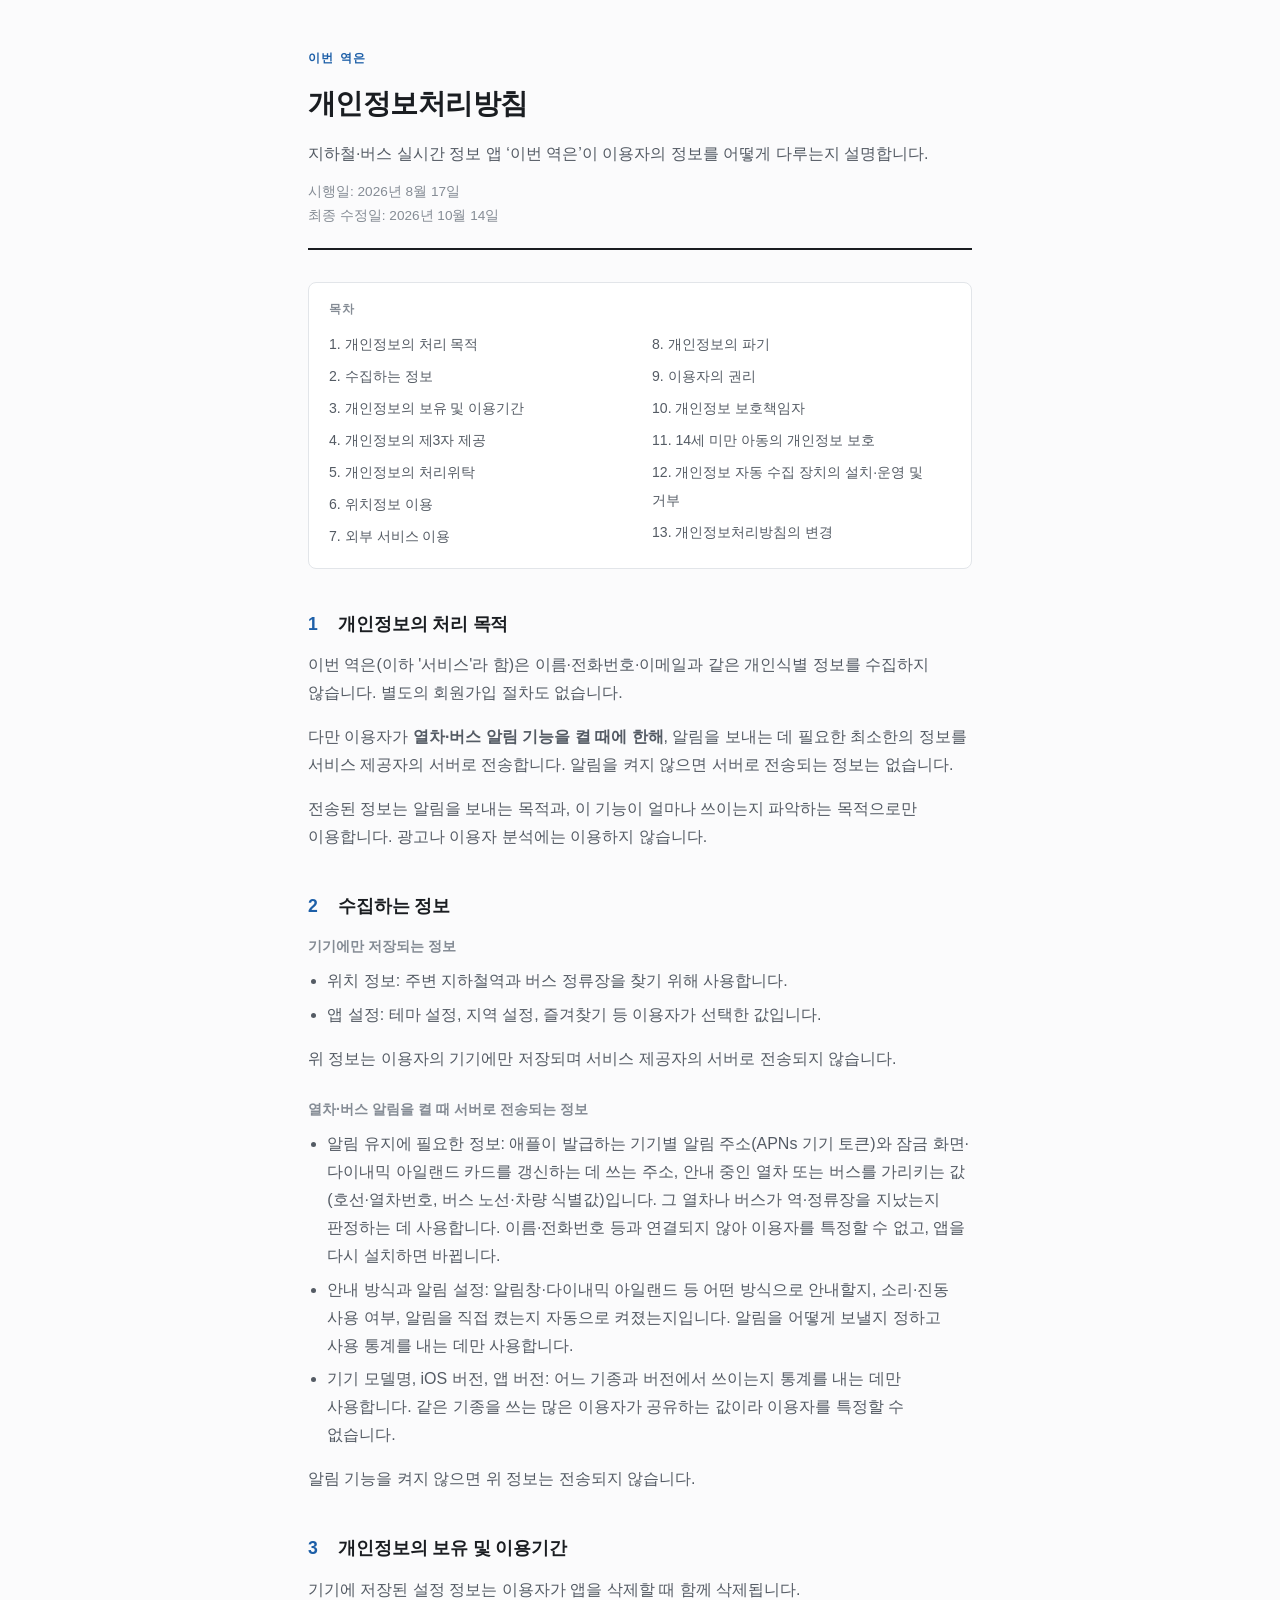
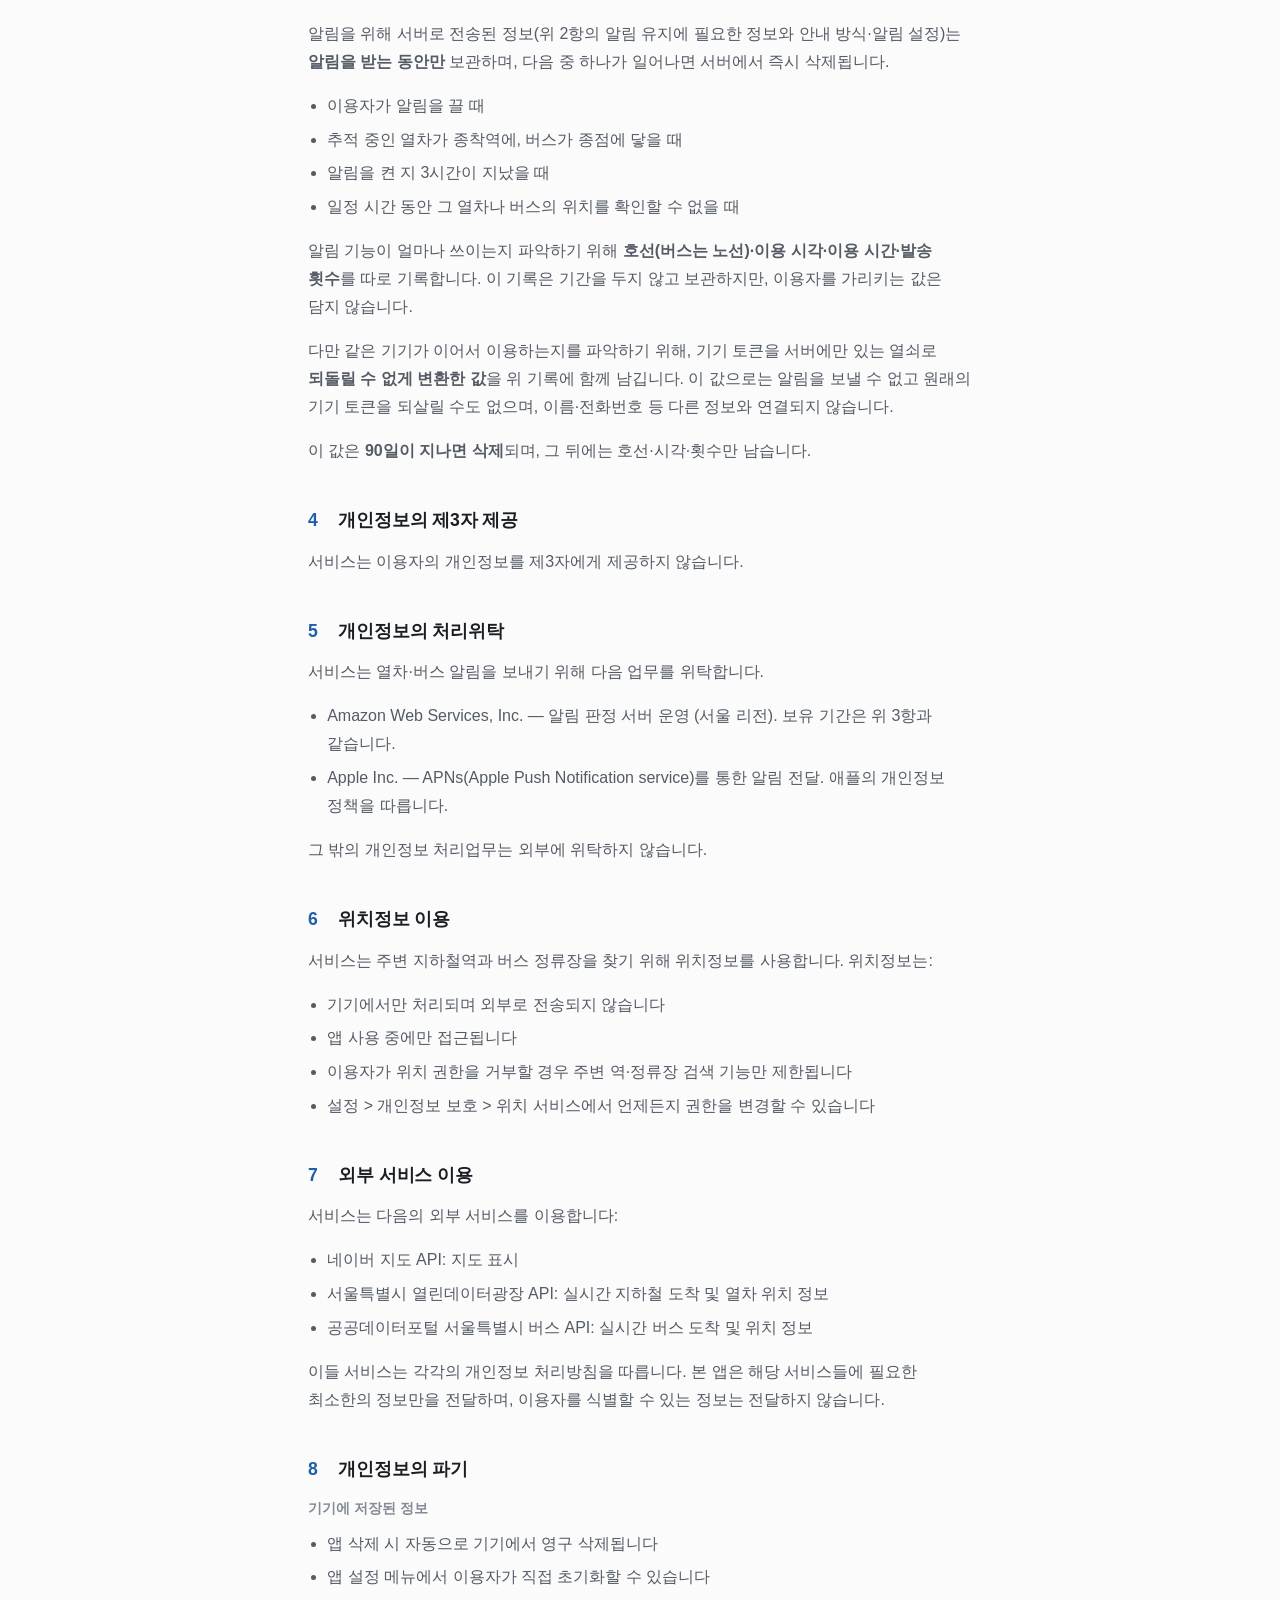
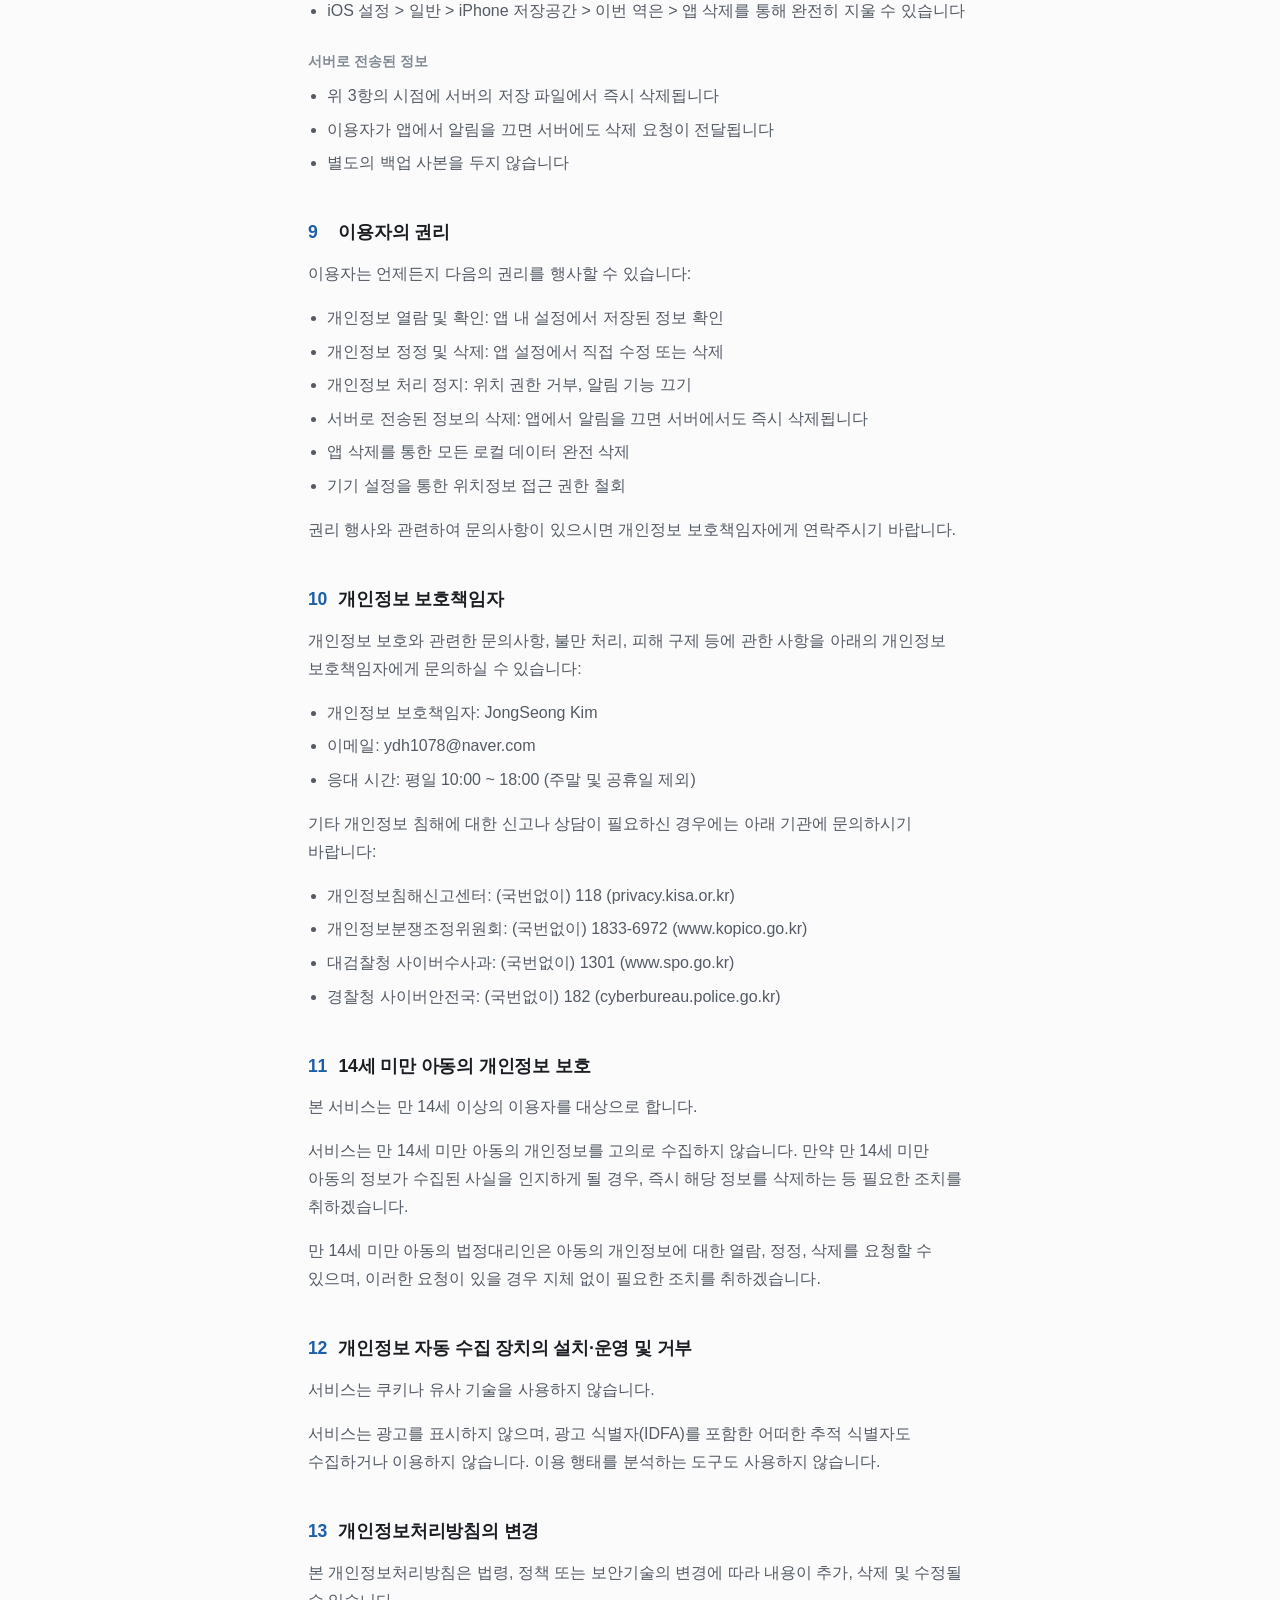
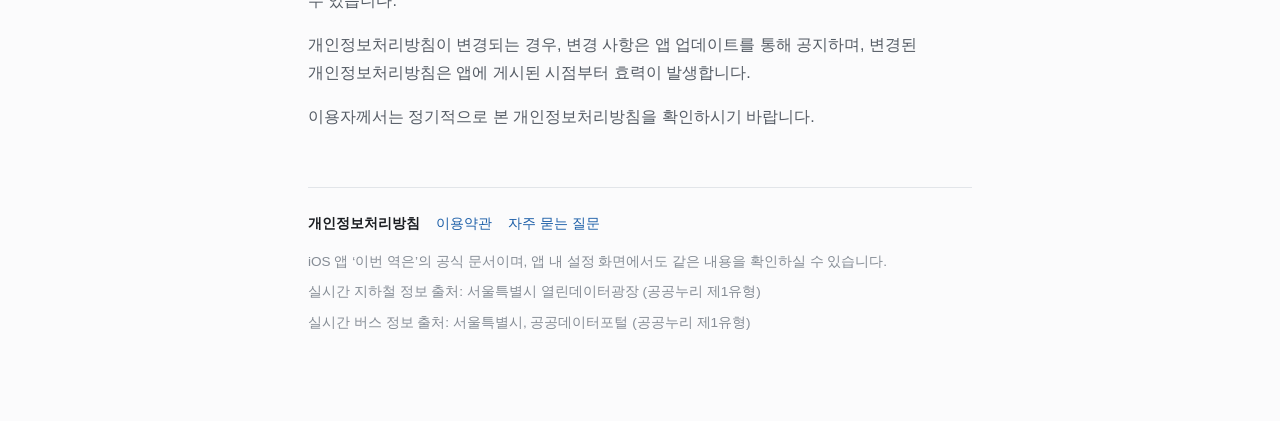
<file: docs/index.html>
<!DOCTYPE html>
<html lang="ko">
<head>
<meta charset="utf-8">
<meta name="viewport" content="width=device-width, initial-scale=1">
<title>개인정보처리방침 · 이번 역은</title>
<meta name="description" content="지하철 실시간 정보 앱 ‘이번 역은’이 이용자의 정보를 어떻게 다루는지 설명합니다.">
<link rel="stylesheet" href="style.css">
</head>
<body>
<div class="wrap">
  <header>
    <p class="app"><a href="index.html">이번 역은</a></p>
    <h1>개인정보처리방침</h1>
    <p class="lede">지하철·버스 실시간 정보 앱 ‘이번 역은’이 이용자의 정보를 어떻게 다루는지 설명합니다.</p>
    <p class="dates">시행일: 2026년 8월 17일
최종 수정일: 2026년 10월 14일</p>
  </header>

  <nav aria-label="목차"><h2>목차</h2><ul><li><a href="#s1">1. 개인정보의 처리 목적</a></li><li><a href="#s2">2. 수집하는 정보</a></li><li><a href="#s3">3. 개인정보의 보유 및 이용기간</a></li><li><a href="#s4">4. 개인정보의 제3자 제공</a></li><li><a href="#s5">5. 개인정보의 처리위탁</a></li><li><a href="#s6">6. 위치정보 이용</a></li><li><a href="#s7">7. 외부 서비스 이용</a></li><li><a href="#s8">8. 개인정보의 파기</a></li><li><a href="#s9">9. 이용자의 권리</a></li><li><a href="#s10">10. 개인정보 보호책임자</a></li><li><a href="#s11">11. 14세 미만 아동의 개인정보 보호</a></li><li><a href="#s12">12. 개인정보 자동 수집 장치의 설치·운영 및 거부</a></li><li><a href="#s13">13. 개인정보처리방침의 변경</a></li></ul></nav>

    <section id="s1">
      <h2><span class="num">1</span>개인정보의 처리 목적</h2>
      <p>이번 역은(이하 &#x27;서비스&#x27;라 함)은 이름·전화번호·이메일과 같은 개인식별 정보를 수집하지 않습니다. 별도의 회원가입 절차도 없습니다.</p>
      <p>다만 이용자가 <strong>열차·버스 알림 기능을 켤 때에 한해</strong>, 알림을 보내는 데 필요한 최소한의 정보를 서비스 제공자의 서버로 전송합니다. 알림을 켜지 않으면 서버로 전송되는 정보는 없습니다.</p>
      <p>전송된 정보는 알림을 보내는 목적과, 이 기능이 얼마나 쓰이는지 파악하는 목적으로만 이용합니다. 광고나 이용자 분석에는 이용하지 않습니다.</p>
    </section>
    <section id="s2">
      <h2><span class="num">2</span>수집하는 정보</h2>
      <h3>기기에만 저장되는 정보</h3>
      <ul><li>위치 정보: 주변 지하철역과 버스 정류장을 찾기 위해 사용합니다.</li><li>앱 설정: 테마 설정, 지역 설정, 즐겨찾기 등 이용자가 선택한 값입니다.</li></ul>
      <p>위 정보는 이용자의 기기에만 저장되며 서비스 제공자의 서버로 전송되지 않습니다.</p>
      <h3>열차·버스 알림을 켤 때 서버로 전송되는 정보</h3>
      <ul><li>알림 유지에 필요한 정보: 애플이 발급하는 기기별 알림 주소(APNs 기기 토큰)와 잠금 화면·다이내믹 아일랜드 카드를 갱신하는 데 쓰는 주소, 안내 중인 열차 또는 버스를 가리키는 값(호선·열차번호, 버스 노선·차량 식별값)입니다. 그 열차나 버스가 역·정류장을 지났는지 판정하는 데 사용합니다. 이름·전화번호 등과 연결되지 않아 이용자를 특정할 수 없고, 앱을 다시 설치하면 바뀝니다.</li><li>안내 방식과 알림 설정: 알림창·다이내믹 아일랜드 등 어떤 방식으로 안내할지, 소리·진동 사용 여부, 알림을 직접 켰는지 자동으로 켜졌는지입니다. 알림을 어떻게 보낼지 정하고 사용 통계를 내는 데만 사용합니다.</li><li>기기 모델명, iOS 버전, 앱 버전: 어느 기종과 버전에서 쓰이는지 통계를 내는 데만 사용합니다. 같은 기종을 쓰는 많은 이용자가 공유하는 값이라 이용자를 특정할 수 없습니다.</li></ul>
      <p>알림 기능을 켜지 않으면 위 정보는 전송되지 않습니다.</p>
    </section>
    <section id="s3">
      <h2><span class="num">3</span>개인정보의 보유 및 이용기간</h2>
      <p>기기에 저장된 설정 정보는 이용자가 앱을 삭제할 때 함께 삭제됩니다.</p>
      <p>알림을 위해 서버로 전송된 정보(위 2항의 알림 유지에 필요한 정보와 안내 방식·알림 설정)는 <strong>알림을 받는 동안만</strong> 보관하며, 다음 중 하나가 일어나면 서버에서 즉시 삭제됩니다.</p>
      <ul><li>이용자가 알림을 끌 때</li><li>추적 중인 열차가 종착역에, 버스가 종점에 닿을 때</li><li>알림을 켠 지 3시간이 지났을 때</li><li>일정 시간 동안 그 열차나 버스의 위치를 확인할 수 없을 때</li></ul>
      <p>알림 기능이 얼마나 쓰이는지 파악하기 위해 <strong>호선(버스는 노선)·이용 시각·이용 시간·발송 횟수</strong>를 따로 기록합니다. 이 기록은 기간을 두지 않고 보관하지만, 이용자를 가리키는 값은 담지 않습니다.</p>
      <p>다만 같은 기기가 이어서 이용하는지를 파악하기 위해, 기기 토큰을 서버에만 있는 열쇠로 <strong>되돌릴 수 없게 변환한 값</strong>을 위 기록에 함께 남깁니다. 이 값으로는 알림을 보낼 수 없고 원래의 기기 토큰을 되살릴 수도 없으며, 이름·전화번호 등 다른 정보와 연결되지 않습니다.</p>
      <p>이 값은 <strong>90일이 지나면 삭제</strong>되며, 그 뒤에는 호선·시각·횟수만 남습니다.</p>
    </section>
    <section id="s4">
      <h2><span class="num">4</span>개인정보의 제3자 제공</h2>
      <p>서비스는 이용자의 개인정보를 제3자에게 제공하지 않습니다.</p>
    </section>
    <section id="s5">
      <h2><span class="num">5</span>개인정보의 처리위탁</h2>
      <p>서비스는 열차·버스 알림을 보내기 위해 다음 업무를 위탁합니다.</p>
      <ul><li>Amazon Web Services, Inc. — 알림 판정 서버 운영 (서울 리전). 보유 기간은 위 3항과 같습니다.</li><li>Apple Inc. — APNs(Apple Push Notification service)를 통한 알림 전달. 애플의 개인정보 정책을 따릅니다.</li></ul>
      <p>그 밖의 개인정보 처리업무는 외부에 위탁하지 않습니다.</p>
    </section>
    <section id="s6">
      <h2><span class="num">6</span>위치정보 이용</h2>
      <p>서비스는 주변 지하철역과 버스 정류장을 찾기 위해 위치정보를 사용합니다. 위치정보는:</p>
      <ul><li>기기에서만 처리되며 외부로 전송되지 않습니다</li><li>앱 사용 중에만 접근됩니다</li><li>이용자가 위치 권한을 거부할 경우 주변 역·정류장 검색 기능만 제한됩니다</li><li>설정 &gt; 개인정보 보호 &gt; 위치 서비스에서 언제든지 권한을 변경할 수 있습니다</li></ul>
    </section>
    <section id="s7">
      <h2><span class="num">7</span>외부 서비스 이용</h2>
      <p>서비스는 다음의 외부 서비스를 이용합니다:</p>
      <ul><li>네이버 지도 API: 지도 표시</li><li>서울특별시 열린데이터광장 API: 실시간 지하철 도착 및 열차 위치 정보</li><li>공공데이터포털 서울특별시 버스 API: 실시간 버스 도착 및 위치 정보</li></ul>
      <p>이들 서비스는 각각의 개인정보 처리방침을 따릅니다. 본 앱은 해당 서비스들에 필요한 최소한의 정보만을 전달하며, 이용자를 식별할 수 있는 정보는 전달하지 않습니다.</p>
    </section>
    <section id="s8">
      <h2><span class="num">8</span>개인정보의 파기</h2>
      <h3>기기에 저장된 정보</h3>
      <ul><li>앱 삭제 시 자동으로 기기에서 영구 삭제됩니다</li><li>앱 설정 메뉴에서 이용자가 직접 초기화할 수 있습니다</li><li>iOS 설정 &gt; 일반 &gt; iPhone 저장공간 &gt; 이번 역은 &gt; 앱 삭제를 통해 완전히 지울 수 있습니다</li></ul>
      <h3>서버로 전송된 정보</h3>
      <ul><li>위 3항의 시점에 서버의 저장 파일에서 즉시 삭제됩니다</li><li>이용자가 앱에서 알림을 끄면 서버에도 삭제 요청이 전달됩니다</li><li>별도의 백업 사본을 두지 않습니다</li></ul>
    </section>
    <section id="s9">
      <h2><span class="num">9</span>이용자의 권리</h2>
      <p>이용자는 언제든지 다음의 권리를 행사할 수 있습니다:</p>
      <ul><li>개인정보 열람 및 확인: 앱 내 설정에서 저장된 정보 확인</li><li>개인정보 정정 및 삭제: 앱 설정에서 직접 수정 또는 삭제</li><li>개인정보 처리 정지: 위치 권한 거부, 알림 기능 끄기</li><li>서버로 전송된 정보의 삭제: 앱에서 알림을 끄면 서버에서도 즉시 삭제됩니다</li><li>앱 삭제를 통한 모든 로컬 데이터 완전 삭제</li><li>기기 설정을 통한 위치정보 접근 권한 철회</li></ul>
      <p>권리 행사와 관련하여 문의사항이 있으시면 개인정보 보호책임자에게 연락주시기 바랍니다.</p>
    </section>
    <section id="s10">
      <h2><span class="num">10</span>개인정보 보호책임자</h2>
      <p>개인정보 보호와 관련한 문의사항, 불만 처리, 피해 구제 등에 관한 사항을 아래의 개인정보 보호책임자에게 문의하실 수 있습니다:</p>
      <ul><li>개인정보 보호책임자: JongSeong Kim</li><li>이메일: ydh1078@naver.com</li><li>응대 시간: 평일 10:00 ~ 18:00 (주말 및 공휴일 제외)</li></ul>
      <p>기타 개인정보 침해에 대한 신고나 상담이 필요하신 경우에는 아래 기관에 문의하시기 바랍니다:</p>
      <ul><li>개인정보침해신고센터: (국번없이) 118 (privacy.kisa.or.kr)</li><li>개인정보분쟁조정위원회: (국번없이) 1833-6972 (www.kopico.go.kr)</li><li>대검찰청 사이버수사과: (국번없이) 1301 (www.spo.go.kr)</li><li>경찰청 사이버안전국: (국번없이) 182 (cyberbureau.police.go.kr)</li></ul>
    </section>
    <section id="s11">
      <h2><span class="num">11</span>14세 미만 아동의 개인정보 보호</h2>
      <p>본 서비스는 만 14세 이상의 이용자를 대상으로 합니다.</p>
      <p>서비스는 만 14세 미만 아동의 개인정보를 고의로 수집하지 않습니다. 만약 만 14세 미만 아동의 정보가 수집된 사실을 인지하게 될 경우, 즉시 해당 정보를 삭제하는 등 필요한 조치를 취하겠습니다.</p>
      <p>만 14세 미만 아동의 법정대리인은 아동의 개인정보에 대한 열람, 정정, 삭제를 요청할 수 있으며, 이러한 요청이 있을 경우 지체 없이 필요한 조치를 취하겠습니다.</p>
    </section>
    <section id="s12">
      <h2><span class="num">12</span>개인정보 자동 수집 장치의 설치·운영 및 거부</h2>
      <p>서비스는 쿠키나 유사 기술을 사용하지 않습니다.</p>
      <p>서비스는 광고를 표시하지 않으며, 광고 식별자(IDFA)를 포함한 어떠한 추적 식별자도 수집하거나 이용하지 않습니다. 이용 행태를 분석하는 도구도 사용하지 않습니다.</p>
    </section>
    <section id="s13">
      <h2><span class="num">13</span>개인정보처리방침의 변경</h2>
      <p>본 개인정보처리방침은 법령, 정책 또는 보안기술의 변경에 따라 내용이 추가, 삭제 및 수정될 수 있습니다.</p>
      <p>개인정보처리방침이 변경되는 경우, 변경 사항은 앱 업데이트를 통해 공지하며, 변경된 개인정보처리방침은 앱에 게시된 시점부터 효력이 발생합니다.</p>
      <p>이용자께서는 정기적으로 본 개인정보처리방침을 확인하시기 바랍니다.</p>
    </section>

  <footer>
    <div class="doclinks"><span aria-current="page">개인정보처리방침</span><a href="terms.html">이용약관</a><a href="support.html">자주 묻는 질문</a></div>
    <p>iOS 앱 &lsquo;이번 역은&rsquo;의 공식 문서이며, 앱 내 설정 화면에서도 같은 내용을 확인하실 수 있습니다.</p>
    <p>실시간 지하철 정보 출처: 서울특별시 열린데이터광장 (공공누리 제1유형)</p>
    <p>실시간 버스 정보 출처: 서울특별시, 공공데이터포털 (공공누리 제1유형)</p>
  </footer>
</div>
</body>
</html>
</file>
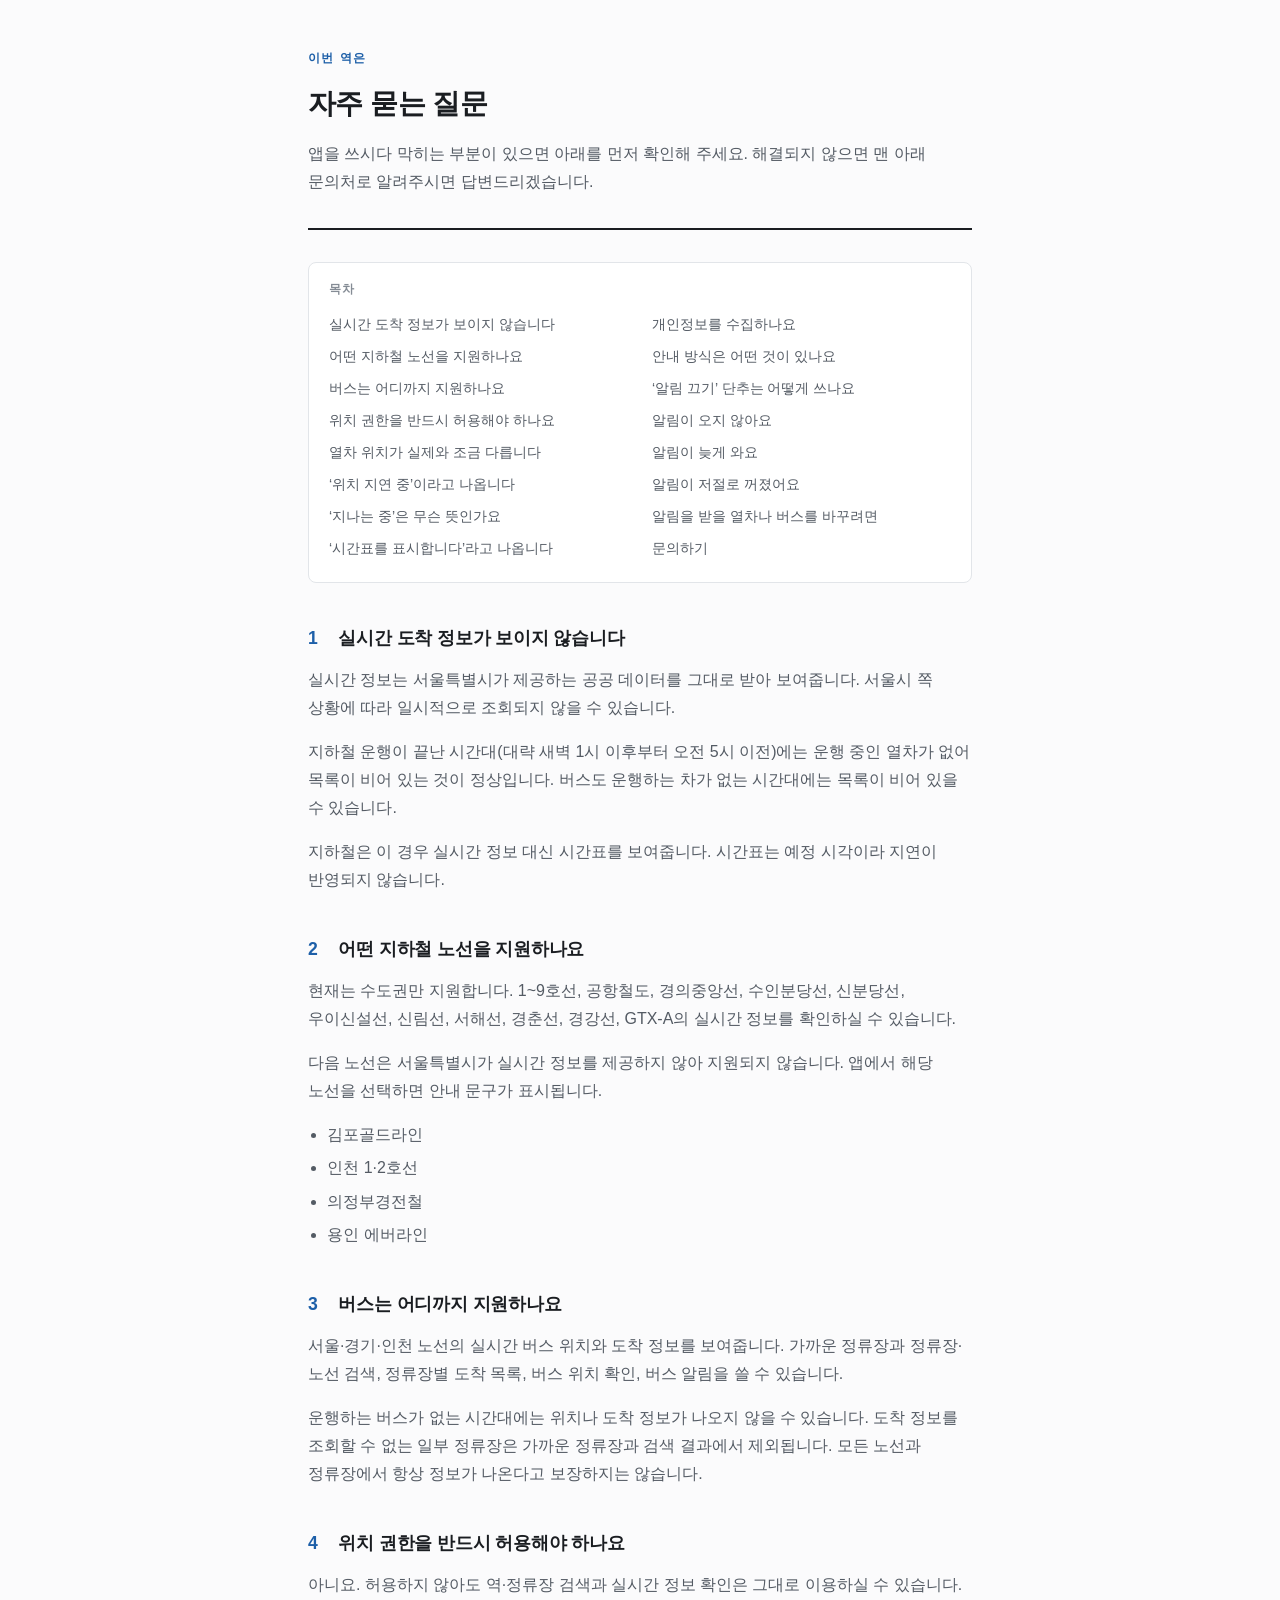
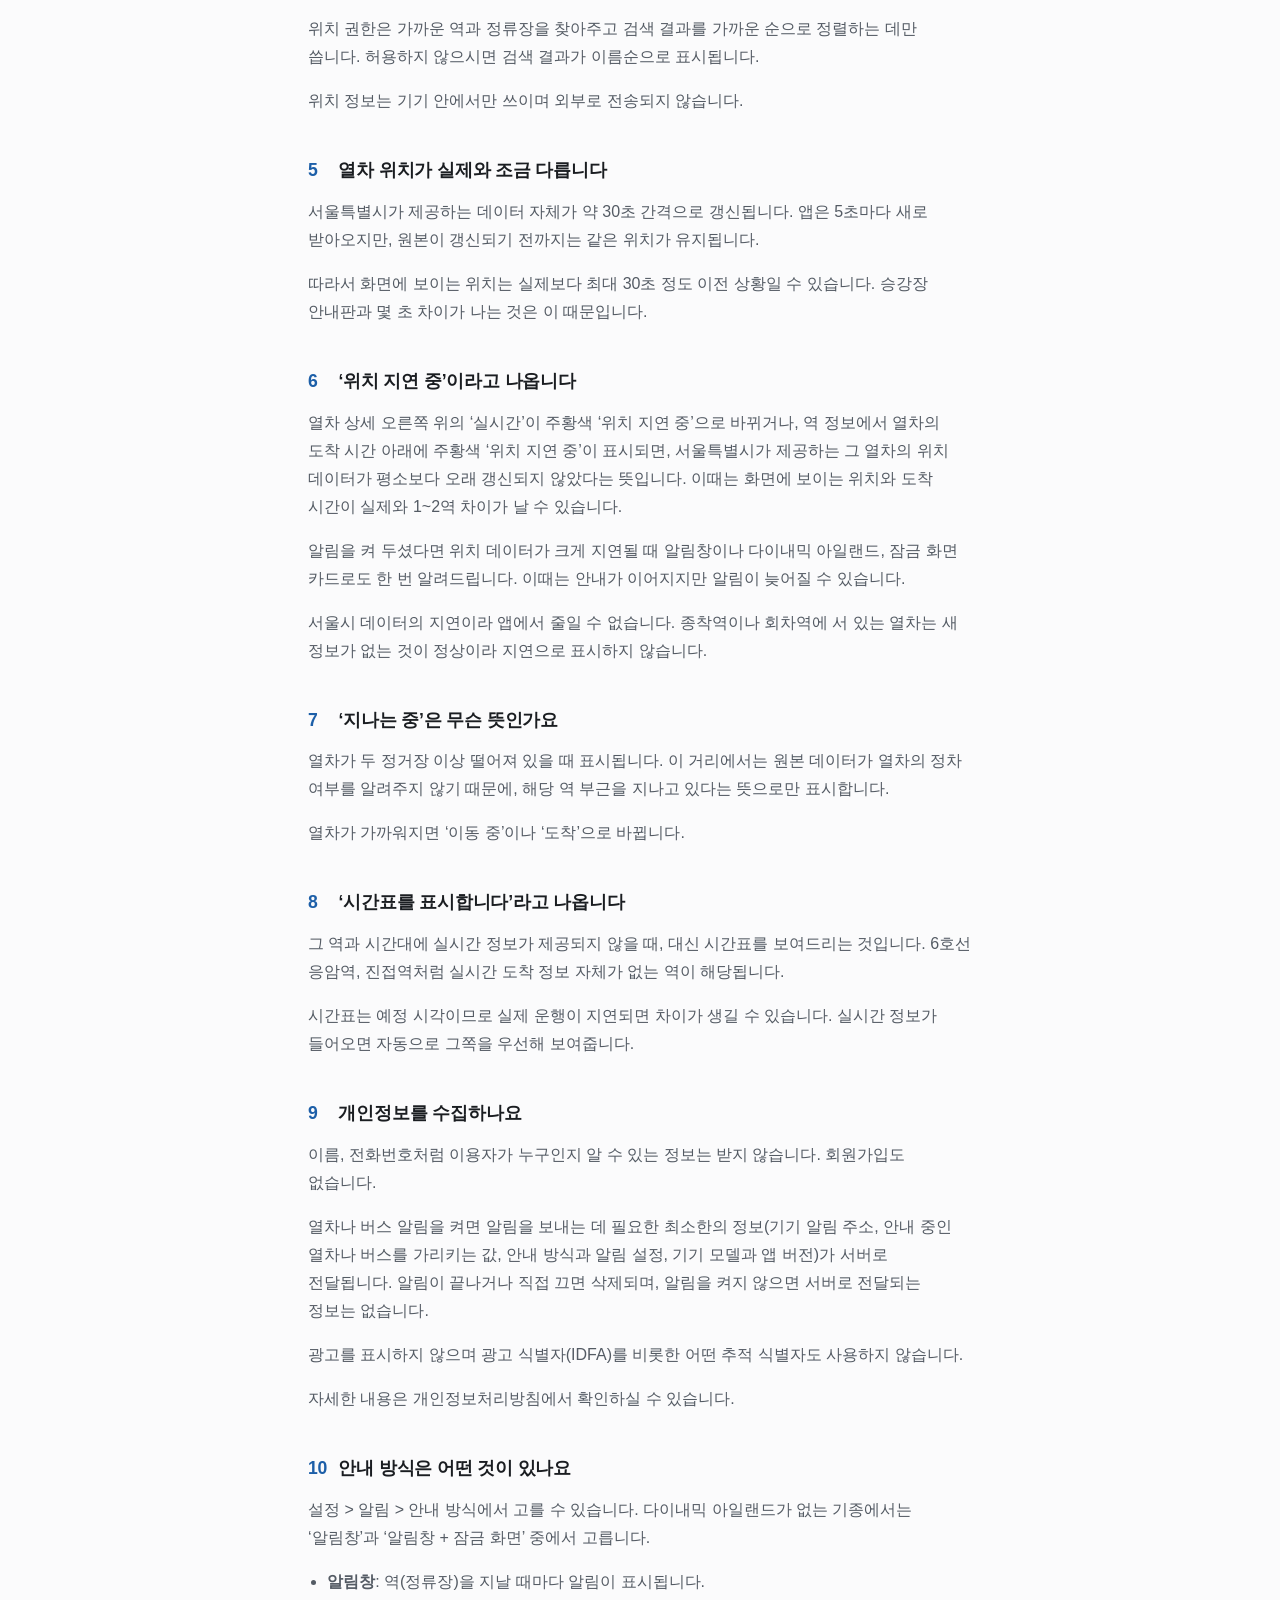
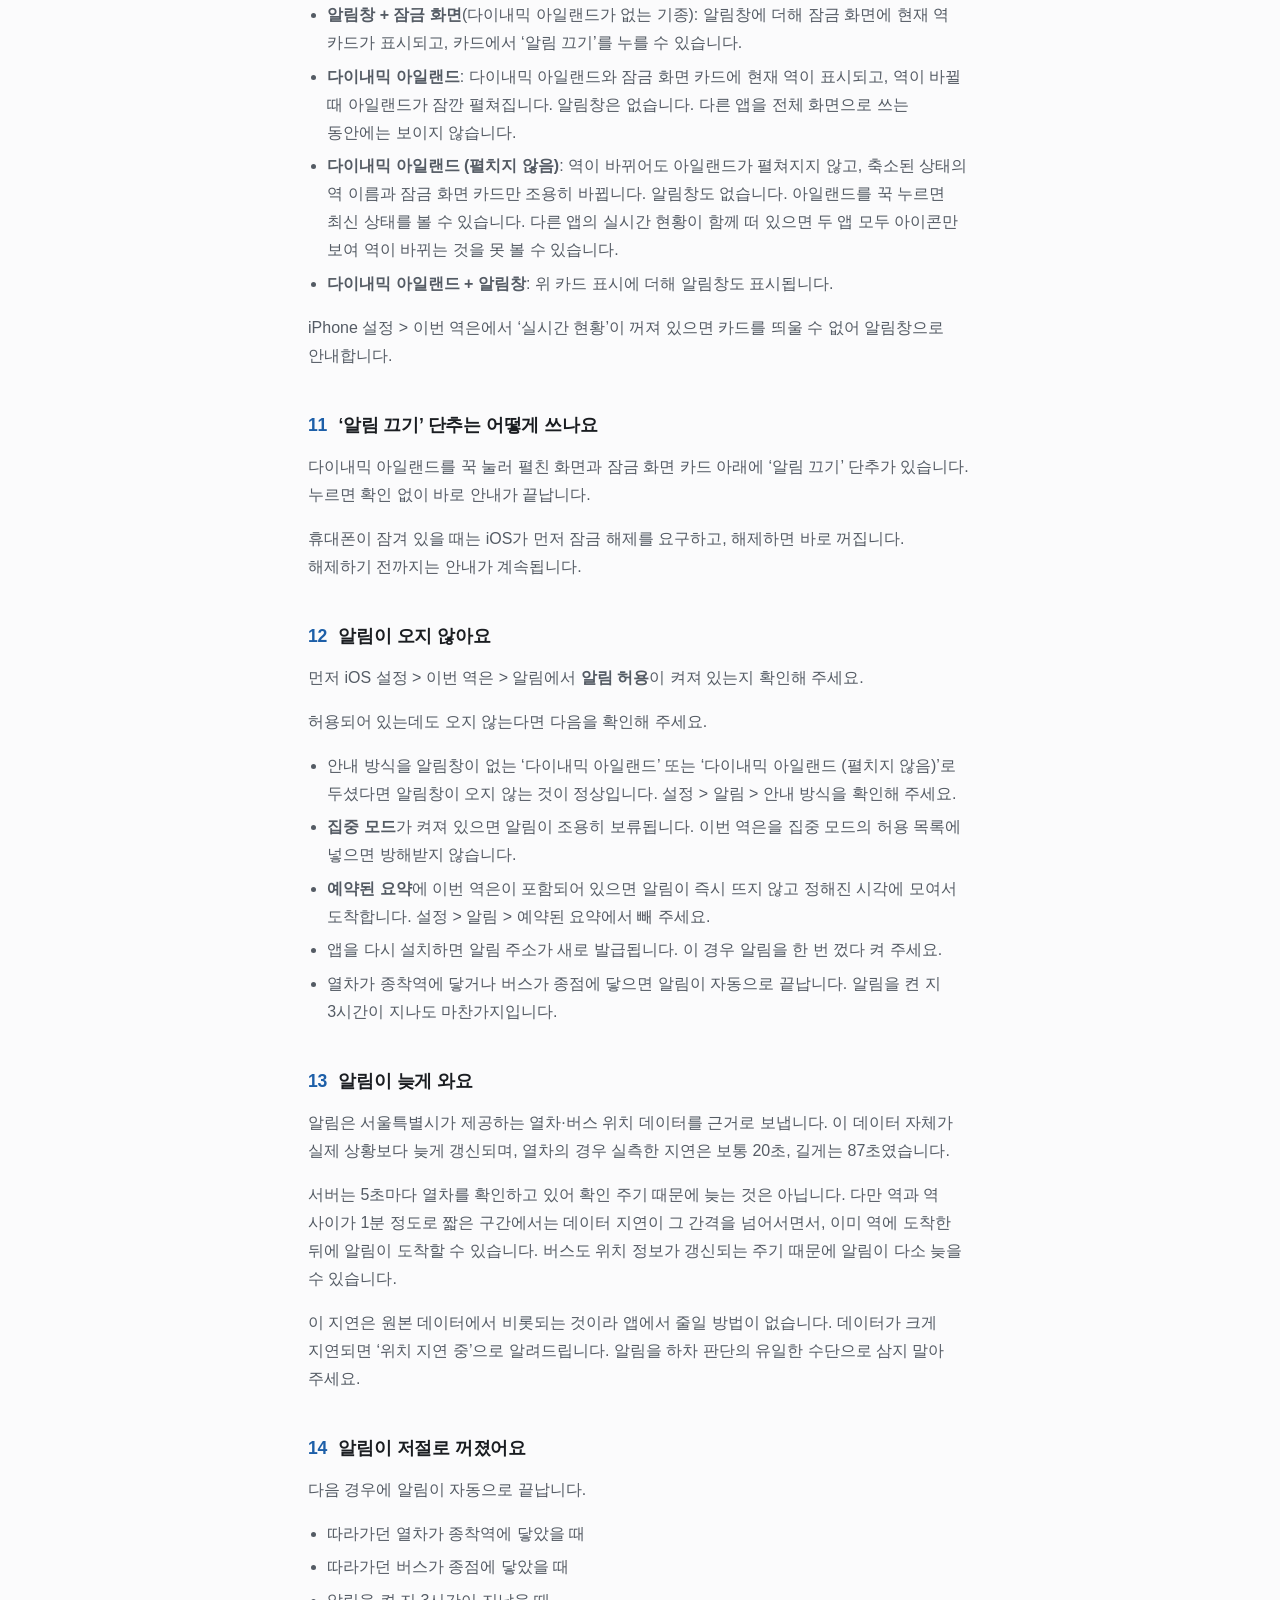
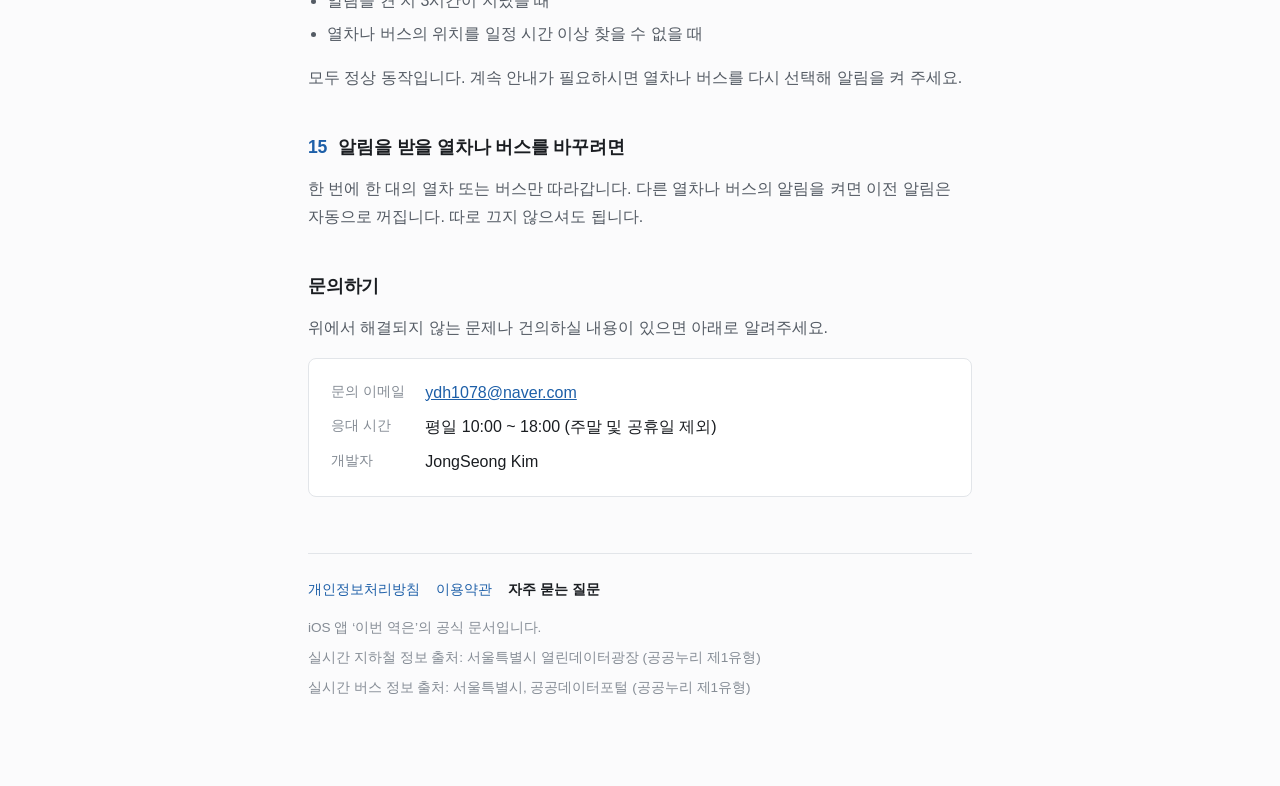
<file: docs/support.html>
<!DOCTYPE html>
<html lang="ko">
<head>
<meta charset="utf-8">
<meta name="viewport" content="width=device-width, initial-scale=1">
<title>자주 묻는 질문 · 이번 역은</title>
<meta name="description" content="지하철·버스 실시간 정보 앱 ‘이번 역은’을 쓰다 막히는 부분에 대한 안내와 문의처입니다.">
<link rel="stylesheet" href="style.css">
</head>
<body>
<div class="wrap">
  <header>
    <p class="app"><a href="index.html">이번 역은</a></p>
    <h1>자주 묻는 질문</h1>
    <p class="lede">앱을 쓰시다 막히는 부분이 있으면 아래를 먼저 확인해 주세요. 해결되지 않으면 맨 아래 문의처로 알려주시면 답변드리겠습니다.</p>
  </header>

  <nav aria-label="목차"><h2>목차</h2><ul><li><a href="#q1">실시간 도착 정보가 보이지 않습니다</a></li><li><a href="#q2">어떤 지하철 노선을 지원하나요</a></li><li><a href="#q3">버스는 어디까지 지원하나요</a></li><li><a href="#q4">위치 권한을 반드시 허용해야 하나요</a></li><li><a href="#q5">열차 위치가 실제와 조금 다릅니다</a></li><li><a href="#q6">‘위치 지연 중’이라고 나옵니다</a></li><li><a href="#q7">‘지나는 중’은 무슨 뜻인가요</a></li><li><a href="#q8">‘시간표를 표시합니다’라고 나옵니다</a></li><li><a href="#q9">개인정보를 수집하나요</a></li><li><a href="#q10">안내 방식은 어떤 것이 있나요</a></li><li><a href="#q11">‘알림 끄기’ 단추는 어떻게 쓰나요</a></li><li><a href="#q12">알림이 오지 않아요</a></li><li><a href="#q13">알림이 늦게 와요</a></li><li><a href="#q14">알림이 저절로 꺼졌어요</a></li><li><a href="#q15">알림을 받을 열차나 버스를 바꾸려면</a></li><li><a href="#contact">문의하기</a></li></ul></nav>

    <section id="q1">
      <h2><span class="num">1</span>실시간 도착 정보가 보이지 않습니다</h2>
      <p>실시간 정보는 서울특별시가 제공하는 공공 데이터를 그대로 받아 보여줍니다. 서울시 쪽 상황에 따라 일시적으로 조회되지 않을 수 있습니다.</p>
      <p>지하철 운행이 끝난 시간대(대략 새벽 1시 이후부터 오전 5시 이전)에는 운행 중인 열차가 없어 목록이 비어 있는 것이 정상입니다. 버스도 운행하는 차가 없는 시간대에는 목록이 비어 있을 수 있습니다.</p>
      <p>지하철은 이 경우 실시간 정보 대신 시간표를 보여줍니다. 시간표는 예정 시각이라 지연이 반영되지 않습니다.</p>
    </section>
    <section id="q2">
      <h2><span class="num">2</span>어떤 지하철 노선을 지원하나요</h2>
      <p>현재는 수도권만 지원합니다. 1~9호선, 공항철도, 경의중앙선, 수인분당선, 신분당선, 우이신설선, 신림선, 서해선, 경춘선, 경강선, GTX-A의 실시간 정보를 확인하실 수 있습니다.</p>
      <p>다음 노선은 서울특별시가 실시간 정보를 제공하지 않아 지원되지 않습니다. 앱에서 해당 노선을 선택하면 안내 문구가 표시됩니다.</p>
      <ul><li>김포골드라인</li><li>인천 1·2호선</li><li>의정부경전철</li><li>용인 에버라인</li></ul>
    </section>
    <section id="q3">
      <h2><span class="num">3</span>버스는 어디까지 지원하나요</h2>
      <p>서울·경기·인천 노선의 실시간 버스 위치와 도착 정보를 보여줍니다. 가까운 정류장과 정류장·노선 검색, 정류장별 도착 목록, 버스 위치 확인, 버스 알림을 쓸 수 있습니다.</p>
      <p>운행하는 버스가 없는 시간대에는 위치나 도착 정보가 나오지 않을 수 있습니다. 도착 정보를 조회할 수 없는 일부 정류장은 가까운 정류장과 검색 결과에서 제외됩니다. 모든 노선과 정류장에서 항상 정보가 나온다고 보장하지는 않습니다.</p>
    </section>
    <section id="q4">
      <h2><span class="num">4</span>위치 권한을 반드시 허용해야 하나요</h2>
      <p>아니요. 허용하지 않아도 역·정류장 검색과 실시간 정보 확인은 그대로 이용하실 수 있습니다.</p>
      <p>위치 권한은 가까운 역과 정류장을 찾아주고 검색 결과를 가까운 순으로 정렬하는 데만 씁니다. 허용하지 않으시면 검색 결과가 이름순으로 표시됩니다.</p>
      <p>위치 정보는 기기 안에서만 쓰이며 외부로 전송되지 않습니다.</p>
    </section>
    <section id="q5">
      <h2><span class="num">5</span>열차 위치가 실제와 조금 다릅니다</h2>
      <p>서울특별시가 제공하는 데이터 자체가 약 30초 간격으로 갱신됩니다. 앱은 5초마다 새로 받아오지만, 원본이 갱신되기 전까지는 같은 위치가 유지됩니다.</p>
      <p>따라서 화면에 보이는 위치는 실제보다 최대 30초 정도 이전 상황일 수 있습니다. 승강장 안내판과 몇 초 차이가 나는 것은 이 때문입니다.</p>
    </section>
    <section id="q6">
      <h2><span class="num">6</span>‘위치 지연 중’이라고 나옵니다</h2>
      <p>열차 상세 오른쪽 위의 ‘실시간’이 주황색 ‘위치 지연 중’으로 바뀌거나, 역 정보에서 열차의 도착 시간 아래에 주황색 ‘위치 지연 중’이 표시되면, 서울특별시가 제공하는 그 열차의 위치 데이터가 평소보다 오래 갱신되지 않았다는 뜻입니다. 이때는 화면에 보이는 위치와 도착 시간이 실제와 1~2역 차이가 날 수 있습니다.</p>
      <p>알림을 켜 두셨다면 위치 데이터가 크게 지연될 때 알림창이나 다이내믹 아일랜드, 잠금 화면 카드로도 한 번 알려드립니다. 이때는 안내가 이어지지만 알림이 늦어질 수 있습니다.</p>
      <p>서울시 데이터의 지연이라 앱에서 줄일 수 없습니다. 종착역이나 회차역에 서 있는 열차는 새 정보가 없는 것이 정상이라 지연으로 표시하지 않습니다.</p>
    </section>
    <section id="q7">
      <h2><span class="num">7</span>‘지나는 중’은 무슨 뜻인가요</h2>
      <p>열차가 두 정거장 이상 떨어져 있을 때 표시됩니다. 이 거리에서는 원본 데이터가 열차의 정차 여부를 알려주지 않기 때문에, 해당 역 부근을 지나고 있다는 뜻으로만 표시합니다.</p>
      <p>열차가 가까워지면 ‘이동 중’이나 ‘도착’으로 바뀝니다.</p>
    </section>
    <section id="q8">
      <h2><span class="num">8</span>‘시간표를 표시합니다’라고 나옵니다</h2>
      <p>그 역과 시간대에 실시간 정보가 제공되지 않을 때, 대신 시간표를 보여드리는 것입니다. 6호선 응암역, 진접역처럼 실시간 도착 정보 자체가 없는 역이 해당됩니다.</p>
      <p>시간표는 예정 시각이므로 실제 운행이 지연되면 차이가 생길 수 있습니다. 실시간 정보가 들어오면 자동으로 그쪽을 우선해 보여줍니다.</p>
    </section>
    <section id="q9">
      <h2><span class="num">9</span>개인정보를 수집하나요</h2>
      <p>이름, 전화번호처럼 이용자가 누구인지 알 수 있는 정보는 받지 않습니다. 회원가입도 없습니다.</p>
      <p>열차나 버스 알림을 켜면 알림을 보내는 데 필요한 최소한의 정보(기기 알림 주소, 안내 중인 열차나 버스를 가리키는 값, 안내 방식과 알림 설정, 기기 모델과 앱 버전)가 서버로 전달됩니다. 알림이 끝나거나 직접 끄면 삭제되며, 알림을 켜지 않으면 서버로 전달되는 정보는 없습니다.</p>
      <p>광고를 표시하지 않으며 광고 식별자(IDFA)를 비롯한 어떤 추적 식별자도 사용하지 않습니다.</p>
      <p>자세한 내용은 개인정보처리방침에서 확인하실 수 있습니다.</p>
    </section>
    <section id="q10">
      <h2><span class="num">10</span>안내 방식은 어떤 것이 있나요</h2>
      <p>설정 &gt; 알림 &gt; 안내 방식에서 고를 수 있습니다. 다이내믹 아일랜드가 없는 기종에서는 ‘알림창’과 ‘알림창 + 잠금 화면’ 중에서 고릅니다.</p>
      <ul><li><strong>알림창</strong>: 역(정류장)을 지날 때마다 알림이 표시됩니다.</li><li><strong>알림창 + 잠금 화면</strong>(다이내믹 아일랜드가 없는 기종): 알림창에 더해 잠금 화면에 현재 역 카드가 표시되고, 카드에서 ‘알림 끄기’를 누를 수 있습니다.</li><li><strong>다이내믹 아일랜드</strong>: 다이내믹 아일랜드와 잠금 화면 카드에 현재 역이 표시되고, 역이 바뀔 때 아일랜드가 잠깐 펼쳐집니다. 알림창은 없습니다. 다른 앱을 전체 화면으로 쓰는 동안에는 보이지 않습니다.</li><li><strong>다이내믹 아일랜드 (펼치지 않음)</strong>: 역이 바뀌어도 아일랜드가 펼쳐지지 않고, 축소된 상태의 역 이름과 잠금 화면 카드만 조용히 바뀝니다. 알림창도 없습니다. 아일랜드를 꾹 누르면 최신 상태를 볼 수 있습니다. 다른 앱의 실시간 현황이 함께 떠 있으면 두 앱 모두 아이콘만 보여 역이 바뀌는 것을 못 볼 수 있습니다.</li><li><strong>다이내믹 아일랜드 + 알림창</strong>: 위 카드 표시에 더해 알림창도 표시됩니다.</li></ul>
      <p>iPhone 설정 &gt; 이번 역은에서 ‘실시간 현황’이 꺼져 있으면 카드를 띄울 수 없어 알림창으로 안내합니다.</p>
    </section>
    <section id="q11">
      <h2><span class="num">11</span>‘알림 끄기’ 단추는 어떻게 쓰나요</h2>
      <p>다이내믹 아일랜드를 꾹 눌러 펼친 화면과 잠금 화면 카드 아래에 ‘알림 끄기’ 단추가 있습니다. 누르면 확인 없이 바로 안내가 끝납니다.</p>
      <p>휴대폰이 잠겨 있을 때는 iOS가 먼저 잠금 해제를 요구하고, 해제하면 바로 꺼집니다. 해제하기 전까지는 안내가 계속됩니다.</p>
    </section>
    <section id="q12">
      <h2><span class="num">12</span>알림이 오지 않아요</h2>
      <p>먼저 iOS 설정 &gt; 이번 역은 &gt; 알림에서 <strong>알림 허용</strong>이 켜져 있는지 확인해 주세요.</p>
      <p>허용되어 있는데도 오지 않는다면 다음을 확인해 주세요.</p>
      <ul><li>안내 방식을 알림창이 없는 ‘다이내믹 아일랜드’ 또는 ‘다이내믹 아일랜드 (펼치지 않음)’로 두셨다면 알림창이 오지 않는 것이 정상입니다. 설정 &gt; 알림 &gt; 안내 방식을 확인해 주세요.</li><li><strong>집중 모드</strong>가 켜져 있으면 알림이 조용히 보류됩니다. 이번 역은을 집중 모드의 허용 목록에 넣으면 방해받지 않습니다.</li><li><strong>예약된 요약</strong>에 이번 역은이 포함되어 있으면 알림이 즉시 뜨지 않고 정해진 시각에 모여서 도착합니다. 설정 &gt; 알림 &gt; 예약된 요약에서 빼 주세요.</li><li>앱을 다시 설치하면 알림 주소가 새로 발급됩니다. 이 경우 알림을 한 번 껐다 켜 주세요.</li><li>열차가 종착역에 닿거나 버스가 종점에 닿으면 알림이 자동으로 끝납니다. 알림을 켠 지 3시간이 지나도 마찬가지입니다.</li></ul>
    </section>
    <section id="q13">
      <h2><span class="num">13</span>알림이 늦게 와요</h2>
      <p>알림은 서울특별시가 제공하는 열차·버스 위치 데이터를 근거로 보냅니다. 이 데이터 자체가 실제 상황보다 늦게 갱신되며, 열차의 경우 실측한 지연은 보통 20초, 길게는 87초였습니다.</p>
      <p>서버는 5초마다 열차를 확인하고 있어 확인 주기 때문에 늦는 것은 아닙니다. 다만 역과 역 사이가 1분 정도로 짧은 구간에서는 데이터 지연이 그 간격을 넘어서면서, 이미 역에 도착한 뒤에 알림이 도착할 수 있습니다. 버스도 위치 정보가 갱신되는 주기 때문에 알림이 다소 늦을 수 있습니다.</p>
      <p>이 지연은 원본 데이터에서 비롯되는 것이라 앱에서 줄일 방법이 없습니다. 데이터가 크게 지연되면 ‘위치 지연 중’으로 알려드립니다. 알림을 하차 판단의 유일한 수단으로 삼지 말아 주세요.</p>
    </section>
    <section id="q14">
      <h2><span class="num">14</span>알림이 저절로 꺼졌어요</h2>
      <p>다음 경우에 알림이 자동으로 끝납니다.</p>
      <ul><li>따라가던 열차가 종착역에 닿았을 때</li><li>따라가던 버스가 종점에 닿았을 때</li><li>알림을 켠 지 3시간이 지났을 때</li><li>열차나 버스의 위치를 일정 시간 이상 찾을 수 없을 때</li></ul>
      <p>모두 정상 동작입니다. 계속 안내가 필요하시면 열차나 버스를 다시 선택해 알림을 켜 주세요.</p>
    </section>
    <section id="q15">
      <h2><span class="num">15</span>알림을 받을 열차나 버스를 바꾸려면</h2>
      <p>한 번에 한 대의 열차 또는 버스만 따라갑니다. 다른 열차나 버스의 알림을 켜면 이전 알림은 자동으로 꺼집니다. 따로 끄지 않으셔도 됩니다.</p>
    </section>
    <section id="contact">
      <h2>문의하기</h2>
      <p>위에서 해결되지 않는 문제나 건의하실 내용이 있으면 아래로 알려주세요.</p>
      <div class="card">
        <dl>
          <dt>문의 이메일</dt><dd><a href="mailto:ydh1078@naver.com">ydh1078@naver.com</a></dd>
          <dt>응대 시간</dt><dd>평일 10:00 ~ 18:00 (주말 및 공휴일 제외)</dd>
          <dt>개발자</dt><dd>JongSeong Kim</dd>
        </dl>
      </div>
    </section>

  <footer>
    <div class="doclinks"><a href="index.html">개인정보처리방침</a><a href="terms.html">이용약관</a><span aria-current="page">자주 묻는 질문</span></div>
    <p>iOS 앱 &lsquo;이번 역은&rsquo;의 공식 문서입니다.</p>
    <p>실시간 지하철 정보 출처: 서울특별시 열린데이터광장 (공공누리 제1유형)</p>
    <p>실시간 버스 정보 출처: 서울특별시, 공공데이터포털 (공공누리 제1유형)</p>
  </footer>
</div>
</body>
</html>
</file>
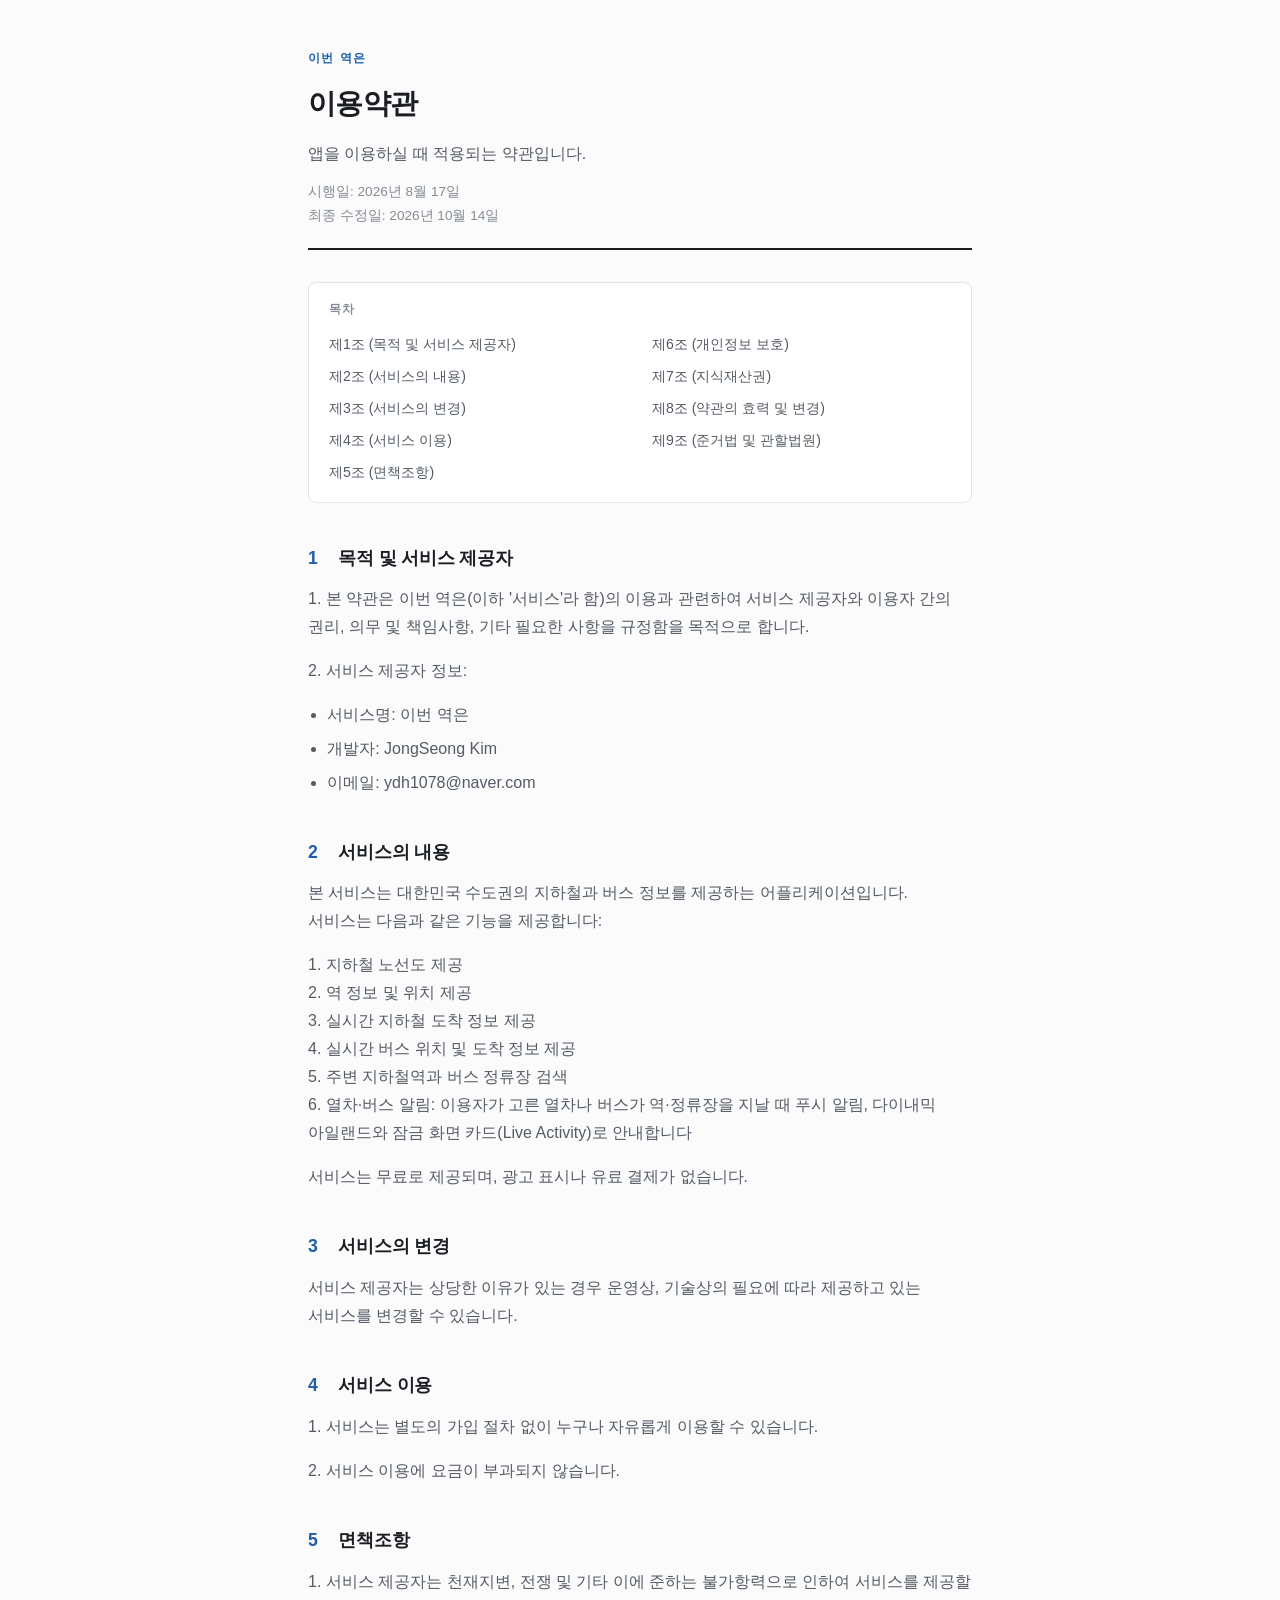
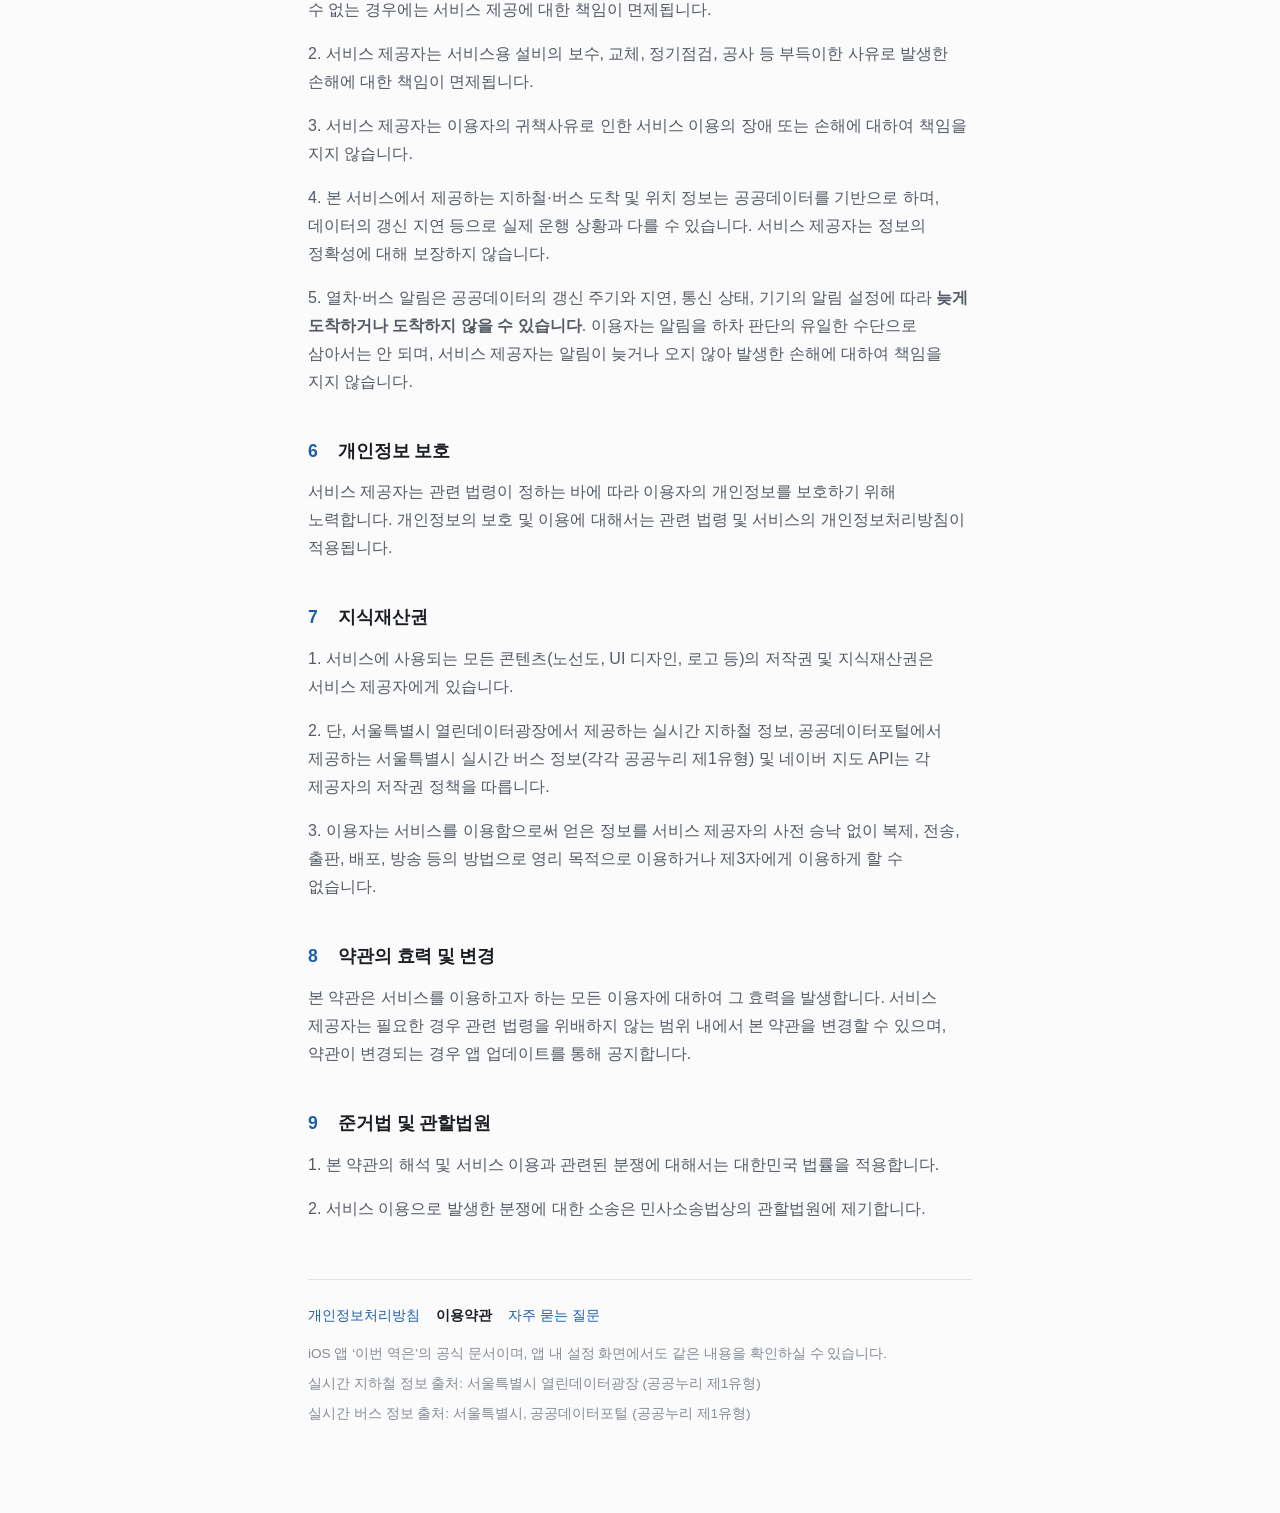
<file: docs/terms.html>
<!DOCTYPE html>
<html lang="ko">
<head>
<meta charset="utf-8">
<meta name="viewport" content="width=device-width, initial-scale=1">
<title>이용약관 · 이번 역은</title>
<meta name="description" content="앱을 이용하실 때 적용되는 약관입니다.">
<link rel="stylesheet" href="style.css">
</head>
<body>
<div class="wrap">
  <header>
    <p class="app"><a href="index.html">이번 역은</a></p>
    <h1>이용약관</h1>
    <p class="lede">앱을 이용하실 때 적용되는 약관입니다.</p>
    <p class="dates">시행일: 2026년 8월 17일
최종 수정일: 2026년 10월 14일</p>
  </header>

  <nav aria-label="목차"><h2>목차</h2><ul><li><a href="#a1">제1조 (목적 및 서비스 제공자)</a></li><li><a href="#a2">제2조 (서비스의 내용)</a></li><li><a href="#a3">제3조 (서비스의 변경)</a></li><li><a href="#a4">제4조 (서비스 이용)</a></li><li><a href="#a5">제5조 (면책조항)</a></li><li><a href="#a6">제6조 (개인정보 보호)</a></li><li><a href="#a7">제7조 (지식재산권)</a></li><li><a href="#a8">제8조 (약관의 효력 및 변경)</a></li><li><a href="#a9">제9조 (준거법 및 관할법원)</a></li></ul></nav>

    <section id="a1">
      <h2><span class="num">1</span>목적 및 서비스 제공자</h2>
      <p>1. 본 약관은 이번 역은(이하 &#x27;서비스&#x27;라 함)의 이용과 관련하여 서비스 제공자와 이용자 간의 권리, 의무 및 책임사항, 기타 필요한 사항을 규정함을 목적으로 합니다.</p>
      <p>2. 서비스 제공자 정보:</p>
      <ul><li>서비스명: 이번 역은</li><li>개발자: JongSeong Kim</li><li>이메일: ydh1078@naver.com</li></ul>
    </section>
    <section id="a2">
      <h2><span class="num">2</span>서비스의 내용</h2>
      <p>본 서비스는 대한민국 수도권의 지하철과 버스 정보를 제공하는 어플리케이션입니다. 서비스는 다음과 같은 기능을 제공합니다:</p>
      <p>1. 지하철 노선도 제공<br>2. 역 정보 및 위치 제공<br>3. 실시간 지하철 도착 정보 제공<br>4. 실시간 버스 위치 및 도착 정보 제공<br>5. 주변 지하철역과 버스 정류장 검색<br>6. 열차·버스 알림: 이용자가 고른 열차나 버스가 역·정류장을 지날 때 푸시 알림, 다이내믹 아일랜드와 잠금 화면 카드(Live Activity)로 안내합니다</p>
      <p>서비스는 무료로 제공되며, 광고 표시나 유료 결제가 없습니다.</p>
    </section>
    <section id="a3">
      <h2><span class="num">3</span>서비스의 변경</h2>
      <p>서비스 제공자는 상당한 이유가 있는 경우 운영상, 기술상의 필요에 따라 제공하고 있는 서비스를 변경할 수 있습니다.</p>
    </section>
    <section id="a4">
      <h2><span class="num">4</span>서비스 이용</h2>
      <p>1. 서비스는 별도의 가입 절차 없이 누구나 자유롭게 이용할 수 있습니다.</p>
      <p>2. 서비스 이용에 요금이 부과되지 않습니다.</p>
    </section>
    <section id="a5">
      <h2><span class="num">5</span>면책조항</h2>
      <p>1. 서비스 제공자는 천재지변, 전쟁 및 기타 이에 준하는 불가항력으로 인하여 서비스를 제공할 수 없는 경우에는 서비스 제공에 대한 책임이 면제됩니다.</p>
      <p>2. 서비스 제공자는 서비스용 설비의 보수, 교체, 정기점검, 공사 등 부득이한 사유로 발생한 손해에 대한 책임이 면제됩니다.</p>
      <p>3. 서비스 제공자는 이용자의 귀책사유로 인한 서비스 이용의 장애 또는 손해에 대하여 책임을 지지 않습니다.</p>
      <p>4. 본 서비스에서 제공하는 지하철·버스 도착 및 위치 정보는 공공데이터를 기반으로 하며, 데이터의 갱신 지연 등으로 실제 운행 상황과 다를 수 있습니다. 서비스 제공자는 정보의 정확성에 대해 보장하지 않습니다.</p>
      <p>5. 열차·버스 알림은 공공데이터의 갱신 주기와 지연, 통신 상태, 기기의 알림 설정에 따라 <strong>늦게 도착하거나 도착하지 않을 수 있습니다</strong>. 이용자는 알림을 하차 판단의 유일한 수단으로 삼아서는 안 되며, 서비스 제공자는 알림이 늦거나 오지 않아 발생한 손해에 대하여 책임을 지지 않습니다.</p>
    </section>
    <section id="a6">
      <h2><span class="num">6</span>개인정보 보호</h2>
      <p>서비스 제공자는 관련 법령이 정하는 바에 따라 이용자의 개인정보를 보호하기 위해 노력합니다. 개인정보의 보호 및 이용에 대해서는 관련 법령 및 서비스의 개인정보처리방침이 적용됩니다.</p>
    </section>
    <section id="a7">
      <h2><span class="num">7</span>지식재산권</h2>
      <p>1. 서비스에 사용되는 모든 콘텐츠(노선도, UI 디자인, 로고 등)의 저작권 및 지식재산권은 서비스 제공자에게 있습니다.</p>
      <p>2. 단, 서울특별시 열린데이터광장에서 제공하는 실시간 지하철 정보, 공공데이터포털에서 제공하는 서울특별시 실시간 버스 정보(각각 공공누리 제1유형) 및 네이버 지도 API는 각 제공자의 저작권 정책을 따릅니다.</p>
      <p>3. 이용자는 서비스를 이용함으로써 얻은 정보를 서비스 제공자의 사전 승낙 없이 복제, 전송, 출판, 배포, 방송 등의 방법으로 영리 목적으로 이용하거나 제3자에게 이용하게 할 수 없습니다.</p>
    </section>
    <section id="a8">
      <h2><span class="num">8</span>약관의 효력 및 변경</h2>
      <p>본 약관은 서비스를 이용하고자 하는 모든 이용자에 대하여 그 효력을 발생합니다. 서비스 제공자는 필요한 경우 관련 법령을 위배하지 않는 범위 내에서 본 약관을 변경할 수 있으며, 약관이 변경되는 경우 앱 업데이트를 통해 공지합니다.</p>
    </section>
    <section id="a9">
      <h2><span class="num">9</span>준거법 및 관할법원</h2>
      <p>1. 본 약관의 해석 및 서비스 이용과 관련된 분쟁에 대해서는 대한민국 법률을 적용합니다.</p>
      <p>2. 서비스 이용으로 발생한 분쟁에 대한 소송은 민사소송법상의 관할법원에 제기합니다.</p>
    </section>

  <footer>
    <div class="doclinks"><a href="index.html">개인정보처리방침</a><span aria-current="page">이용약관</span><a href="support.html">자주 묻는 질문</a></div>
    <p>iOS 앱 &lsquo;이번 역은&rsquo;의 공식 문서이며, 앱 내 설정 화면에서도 같은 내용을 확인하실 수 있습니다.</p>
    <p>실시간 지하철 정보 출처: 서울특별시 열린데이터광장 (공공누리 제1유형)</p>
    <p>실시간 버스 정보 출처: 서울특별시, 공공데이터포털 (공공누리 제1유형)</p>
  </footer>
</div>
</body>
</html>
</file>
<file: docs/style.css>
/* 이번 역은 — 문서 페이지 공통 스타일 */

:root {
  --paper: #FBFBFC;
  --surface: #FFFFFF;
  --ink: #1A1D21;
  --muted: #545B64;
  --faint: #858C95;
  --rule: #E2E5E9;
  --accent: #1D5FA8;
}

@media (prefers-color-scheme: dark) {
  :root {
    --paper: #0F1215;
    --surface: #171B1F;
    --ink: #E8EAED;
    --muted: #A3AAB3;
    --faint: #757D86;
    --rule: #262B31;
    --accent: #78ABE8;
  }
}

* { box-sizing: border-box; }
html { scroll-behavior: smooth; }
@media (prefers-reduced-motion: reduce) { html { scroll-behavior: auto; } }

body {
  margin: 0;
  background: var(--paper);
  color: var(--ink);
  font-family: -apple-system, BlinkMacSystemFont, "Apple SD Gothic Neo",
               "Pretendard", "Malgun Gothic", "Noto Sans KR", sans-serif;
  font-size: 16px;
  line-height: 1.75;
  word-break: keep-all;
  -webkit-text-size-adjust: 100%;
}

.wrap { max-width: 44rem; margin: 0 auto; padding: 3rem 1.25rem 5rem; }

/* 머리말 */
header { border-bottom: 2px solid var(--ink); padding-bottom: 1.25rem; margin-bottom: 2rem; }
.app { font-size: 0.78rem; font-weight: 700; letter-spacing: 0.12em; color: var(--accent); margin: 0 0 0.6rem; }
.app a { color: inherit; text-decoration: none; }
.app a:hover { text-decoration: underline; }
h1 { font-size: 1.75rem; font-weight: 700; letter-spacing: -0.02em; margin: 0 0 0.75rem; }
.lede { font-size: 1rem; color: var(--muted); margin: 0 0 0.75rem; }
.dates { font-size: 0.85rem; color: var(--faint); margin: 0; white-space: pre-line; }

/* 목차 */
nav { background: var(--surface); border: 1px solid var(--rule); border-radius: 8px; padding: 1rem 1.25rem; margin-bottom: 2.5rem; }
nav h2 { font-size: 0.75rem; font-weight: 700; letter-spacing: 0.1em; color: var(--faint); margin: 0 0 0.6rem; text-transform: uppercase; }
nav ul { list-style: none; margin: 0; padding: 0; columns: 2; column-gap: 1.5rem; }
nav li { break-inside: avoid; margin-bottom: 0.25rem; }
nav a { color: var(--muted); text-decoration: none; font-size: 0.88rem; }
nav a:hover, nav a:focus-visible { color: var(--accent); text-decoration: underline; }
@media (max-width: 30rem) { nav ul { columns: 1; } }

/* 본문 */
section { margin-bottom: 2.5rem; scroll-margin-top: 1.5rem; }
h2 { font-size: 1.1rem; font-weight: 700; letter-spacing: -0.01em; margin: 0 0 0.75rem; }
h3 { font-size: 0.9rem; font-weight: 600; color: var(--faint); margin: 1.5rem 0 0.5rem; }
h3:first-of-type { margin-top: 0; }
.num { display: inline-block; min-width: 1.9rem; color: var(--accent); font-variant-numeric: tabular-nums; }
p { margin: 0 0 1rem; color: var(--muted); }
.wrap ul:not(nav ul) { margin: 0 0 1rem; padding-left: 1.2rem; color: var(--muted); }
li { margin-bottom: 0.35rem; }
a { color: var(--accent); }

/* 문의 카드 */
.card { background: var(--surface); border: 1px solid var(--rule); border-radius: 8px; padding: 1.25rem 1.4rem; margin-bottom: 2.5rem; }
.card dl { margin: 0; display: grid; grid-template-columns: auto 1fr; gap: 0.4rem 1.25rem; }
.card dt { color: var(--faint); font-size: 0.88rem; white-space: nowrap; }
.card dd { margin: 0; color: var(--ink); }

/* 꼬리말 */
footer { border-top: 1px solid var(--rule); padding-top: 1.5rem; margin-top: 3.5rem; font-size: 0.85rem; color: var(--faint); }
footer p { color: inherit; margin-bottom: 0.4rem; }
.doclinks { display: flex; flex-wrap: wrap; gap: 0.35rem 1rem; margin-bottom: 0.9rem; }
.doclinks a { text-decoration: none; }
.doclinks a:hover { text-decoration: underline; }
.doclinks span[aria-current] { color: var(--ink); font-weight: 600; }
</file>
